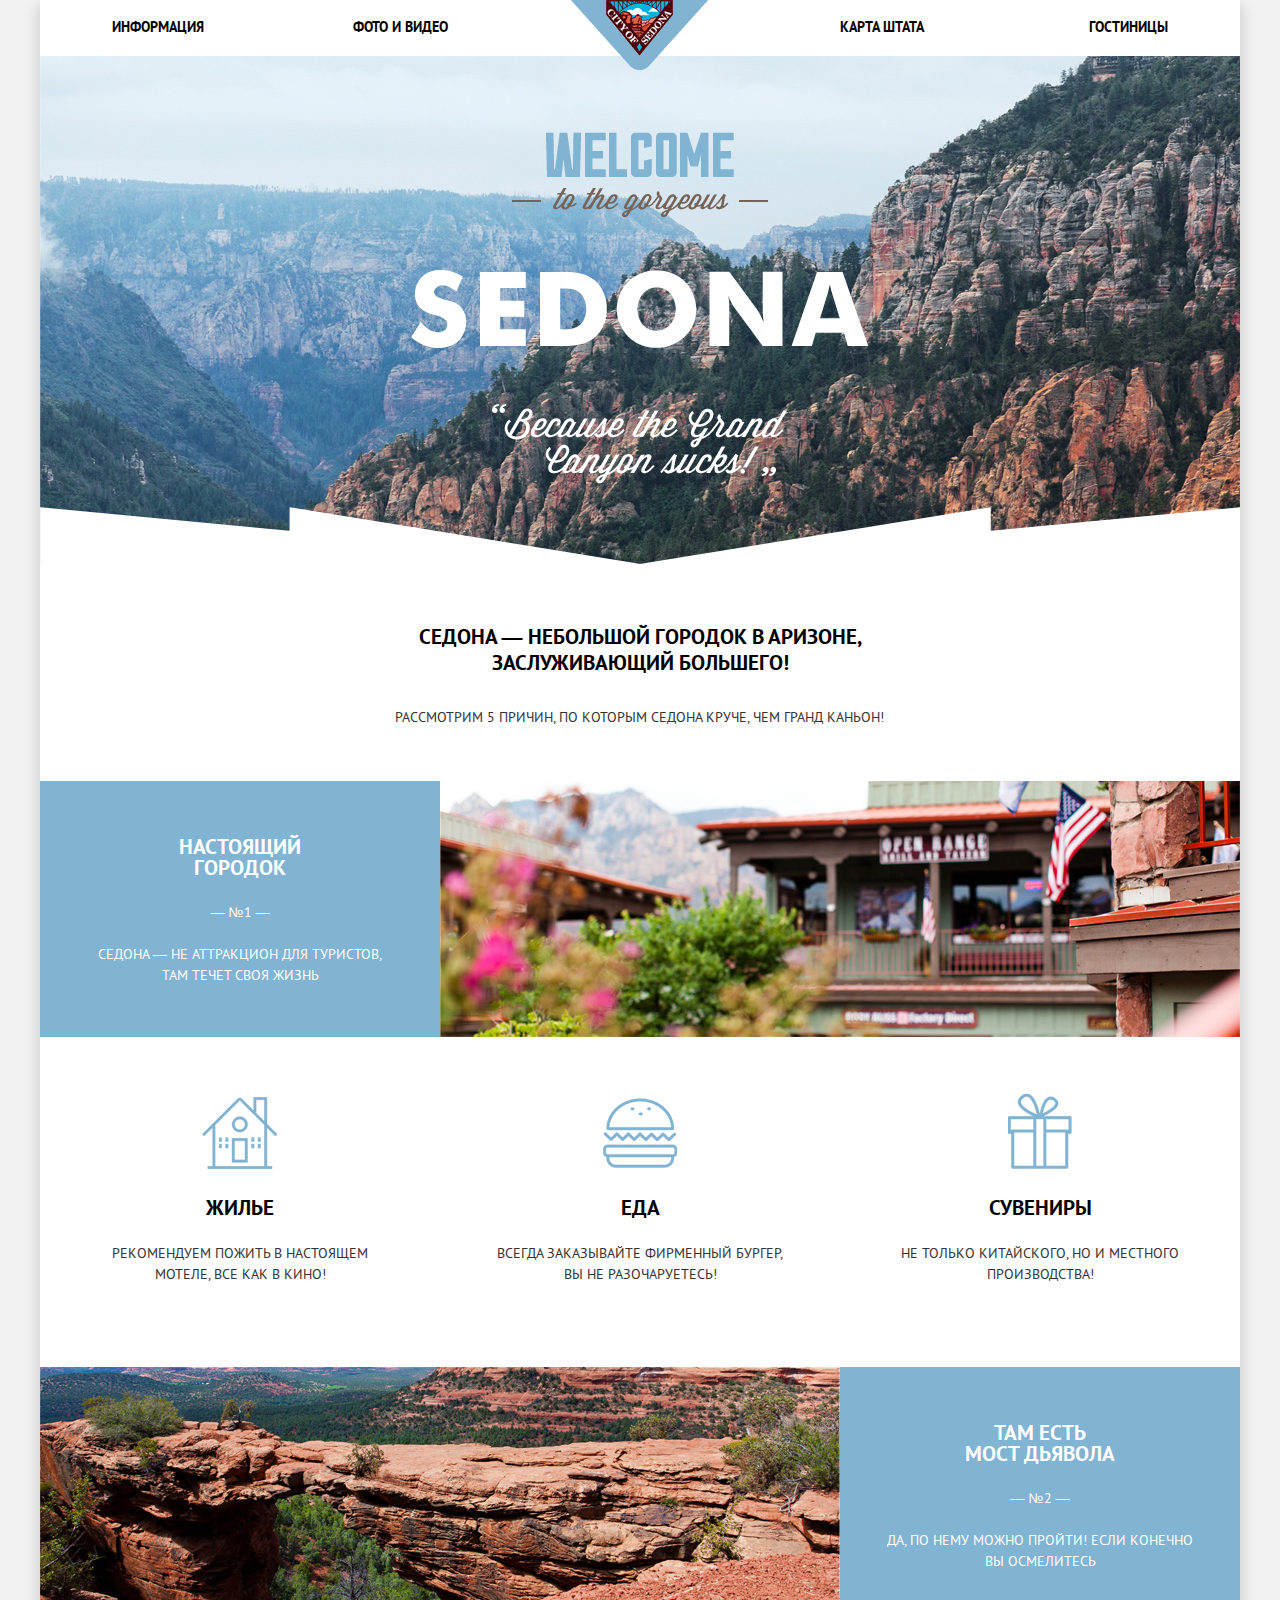
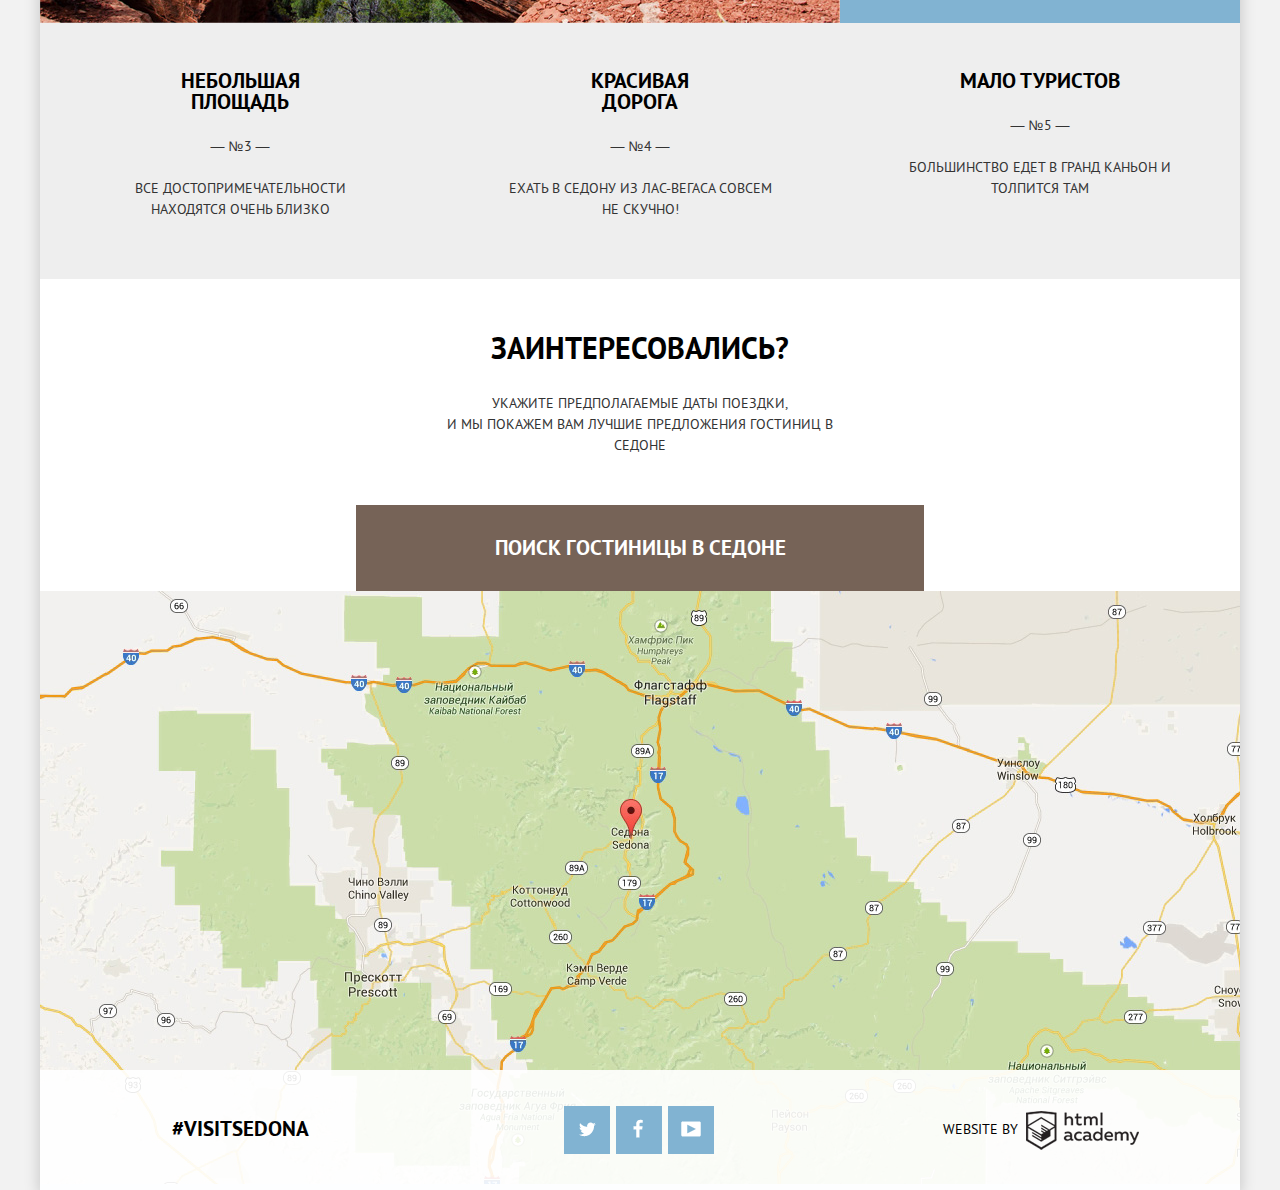
<file: index.html>
<!DOCTYPE html>
<html lang="ru">
  <head>
    <meta charset="utf-8">
    <title>HTML Academy: Седона</title>
    <link rel="stylesheet" href="css/normalize.css">
    <link rel="stylesheet" href="css/style.min.css">
  </head>
  <body>
    <header class="page_header">
      <div class="container">
        <nav class="nav">
          <div class="logo">
            <a>
              <img src="img/logo.png" alt="Логотип" width="67" height="56">
            </a>
          </div>
          <ul>
            <li class="nav_link">
              <a href="#">Информация</a>  
            </li>
            <li class="nav_link">
              <a href="#">Фото и видео</a>     
            </li>
            <li class="nav_link nav_link_right">
              <a href="#">Карта штата</a> 
            </li>
            <li class="nav_link nav_link_right">
              <a href="catalog.html">Гостиницы</a>
            </li>
          </ul>
        </nav>
      </div>
    </header>
    <main class="main">
      <section class="intro">
        <div class="text">
          <img src="img/sedona.png" alt="Welcome to Sedona" width="458" height="352">
        </div>
        <div class="description">
          <h2>Седона &mdash; небольшой городок в Аризоне, заслуживающий большего! </h2>
          <p>Рассмотрим 5 причин, по которым Седона круче, чем гранд каньон!</p>
        </div>
      </section>
      <section class="causes">
        <div class="row">
          <div class="cause_real_town">
            <h3>Настоящий городок</h3>
            <span class="number">&mdash; №1 &mdash;</span>
            <p>Седона &mdash; не аттракцион для туристов, там течет своя жизнь</p>
          </div>
          <div class="real_town_photo">
            <img src="img/town.jpg" alt="Городок" width="800" height="256">
          </div>
        </div>
        <div class="row cause_img">
          <div class="cause_house causes_item">
            <h3>Жилье</h3>
            <p>Рекомендуем пожить в настоящем мотеле, все как в кино!</p>
          </div>
          <div class="cause_food causes_item">
            <h3>Еда</h3>
            <p>Всегда заказывайте фирменный бургер, вы не разочаруетесь!</p>
          </div>
          <div class="cause_gift causes_item">
            <h3>Сувениры</h3>
            <p>Не только китайского, но и местного производства!</p>
          </div>
        </div>
        <div class="row">
          <div class="cause_bridge_photo">
            <img src="img/bridge.jpg" alt="Мост дьявола" width="800" height="256">
          </div>
          <div class="cause_bridge">
            <h3>Там есть<br>мост дьявола</h3>
            <span class="number">&mdash; №2 &mdash;</span>
            <p>Да, по нему можно пройти! Если конечно вы осмелитесь</p>
          </div>
        </div>
        <div class="row cause_text">
          <div class="cause_mini_area causes_item">
            <h3>Небольшая площадь</h3>
            <span class="number">&mdash; №3 &mdash;</span>
            <p>Все достопримечательности находятся очень близко</p>
          </div>
          <div class="cause_road causes_item">
            <h3>Красивая дорога</h3>
            <span class="number">&mdash; №4 &mdash;</span>
            <p>Ехать в Седону из Лас-Вегаса совсем не скучно!</p>
          </div>
          <div class="cause_tourist causes_item">
            <h3>Мало туристов</h3>
            <span class="number">&mdash; №5 &mdash;</span>
            <p>Большинство едет в Гранд каньон и толпится там</p>
          </div>
        </div>
      </section>
      <section class="visit">
        <div class="visit_hotel">
          <h2>Заинтересовались?</h2>
          <p>Укажите предполагаемые даты поездки,<br>и мы покажем вам лучшие предложения гостиниц в Седоне</p>
          <button class="btn open_modal" id="shearch" type="button">
            Поиск гостиницы в Седоне
          </button>
        </div>
      </section>
      <div class="page_modal">
        <div class="modal clearfix">
          <form action="#" method="post" class="clearfix">
            <div class="label clearfix">
              <label for="entry">Дата заезда:</label><div class="calendar"></div>
              <label for="exit">Дата выезда:</label><div class="calendar_2"></div>
              <label for="adult">Взрослые:</label>
            </div>
            <div class="input clearfix">
              <input type="text" name="date_entry" id="entry" placeholder="24 апреля 2017">
              <input type="text" name="date_exit" id="exit" placeholder="4 июля 2017">
              <button type="button" class="button_delete">-</button>
              <input type="text" name="num_adult" id="adult" placeholder="2">
              <button type="button" class="button_add">+</button>
              <label for="kids">Дети:</label>
              <button type="button" class="button_delete">-</button>
              <input type="text" name="num_kids" id="kids" placeholder="0">
              <button type="button" class="button_add">+</button>
            </div>
            <div class="search">
              <input type="submit" value="Найти">
            </div>
          </form>
        </div>
        <iframe src="https://www.google.com/maps/embed?pb=!1m18!1m12!1m3!1d836712.0140016781!2d-112.20163313992434!3d34.99653297822955!2m3!1f0!2f0!3f0!3m2!1i1024!2i768!4f13.1!3m3!1m2!1s0x872da132f942b00d%3A0x5548c523fa6c8efd!2z0KHQtdC00L7QvdCwLCDQkNGA0LjQt9C-0L3QsCA4NjMzNiwg0KHQqNCQ!5e0!3m2!1sru!2sru!4v1486764325317" width="100%" height="593" frameborder="0" style="border:0" allowfullscreen></iframe>
      </div>
    </main>
    <footer class="page_footer page_footer_index">
      <div class="row wrapper">
        <div class="visitsedona footer_item">
          <p>#visitsedona</p> 
        </div>
        <div class="social footer_item">
          <div class="social_btn social_btn_twitter">
            <a href="http://twitter.com"></a>
          </div>
          <div class="social_btn social_btn_facebook">
            <a href="http://facebook.com"></a>
          </div>
          <div class="social_btn social_btn_youtube">
            <a href="http://youtube.com"></a>
          </div>
        </div>
        <div class="copyright footer_item">
          <p>website by</p>
          <a href="http://htmlacademy.ru"></a>
        </div>
      </div>
    </footer>
    <script src="js/script.min.js"></script>
  </body>
</html>
</file>
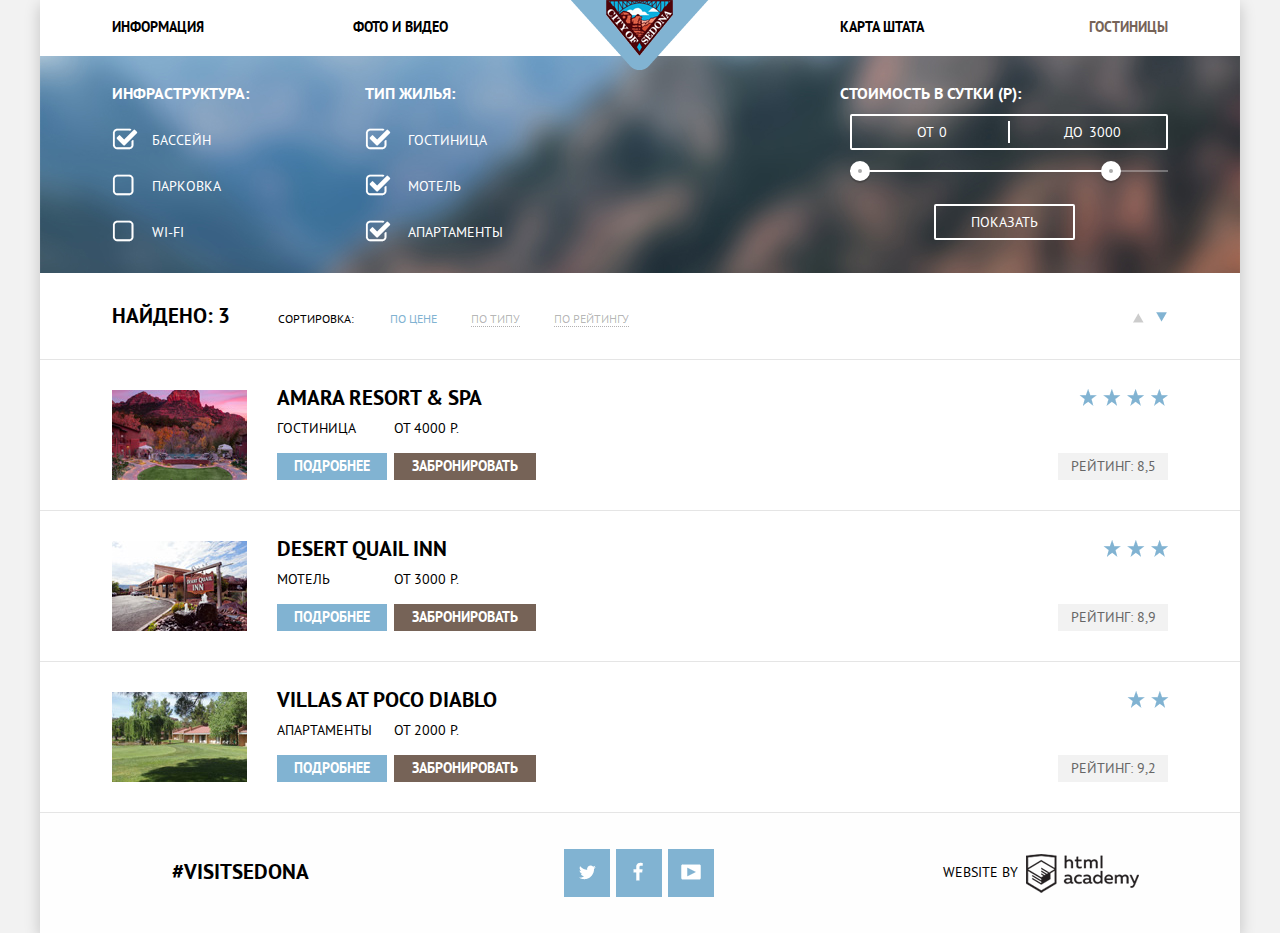
<file: catalog.html>
<!DOCTYPE html>
<html lang="ru">
  <head>
    <meta charset="utf-8">
    <title>HTML Academy: Седона</title>
    <link rel="stylesheet" href="css/normalize.css">
    <link rel="stylesheet" href="css/style.min.css">
  </head>
  <body>
    <header class="page_header">
      <div class="container">
        <nav class="nav">
          <div class="logo">
            <a href="index.html">
              <img src="img/logo.png" alt="Логотип" width="67" height="56">
            </a>
          </div>
          <ul>
            <li class="nav_link">
              <a href="#">Информация</a>  
            </li>
            <li class="nav_link">
              <a href="#">Фото и видео</a>     
            </li>
            <li class="nav_link nav_link_right">
              <a href="#">Карта штата</a> 
            </li>
            <li class="nav_link nav_link_right active">
              <a href="#">Гостиницы</a>     
            </li>
          </ul>
        </nav>
      </div>
    </header>
    <main>
      <div class="hostel_type">
        <form action="#" method="post" class="clearfix">
          <div class="addition clearfix">
            <div class="infrastructure">
              <p>Инфраструктура:</p>
              <label>
                <input type="checkbox" name="and_pool" id="pool" checked>
                <span class="checkbox-indicator"></span>
                Бассейн
              </label>
              <label>
                <input type="checkbox" name="and_parking" id="parking">
                <span class="checkbox-indicator"></span>
                Парковка
              </label>
              <label>
                <input type="checkbox" name="and_wifi" id="wifi">
                <span class="checkbox-indicator"></span>
                Wi-fi
              </label>
            </div>
            <div class="house_type">
              <p>Тип жилья:</p>
              <label>
                <input type="checkbox" name="and_hotel" id="hotel" checked>
                <span class="checkbox-indicator"></span>
                Гостиница
              </label>
              <label>
                <input type="checkbox" name="and_motel" id="motel" checked>
                <span class="checkbox-indicator"></span>
                Мотель
              </label>
              <label>
                <input type="checkbox" name="and_apart" id="apartament" checked>
                <span class="checkbox-indicator"></span>
                Апартаменты
              </label>
            </div>
          </div>
          <div class="price">
            <p>Стоимость в сутки (Р):</p>
            <div class="price_controls">
              <label class="min_price">от 
                <input type="text" name="min_price" value="0">
              </label>
              <label class="max_price">до
                <input type="text" name="max_price" value="3000">
              </label>
            </div>
            <div class="range_controls">
              <div class="scale">
                <div class="bar"></div>
              </div>
              <div class="range_toggle range_toggle_min"></div>
              <div class="range_toggle range_toggle_max"></div>
            </div>
            <button class="btn_transparent" type="submit">Показать</button>
          </div>
        </form>
      </div>
      <section class="result">
        <div class="row found">
          <div class="text">
            <b>Найдено: 3</b>
            <span>Сортировка:</span>
          </div>
          <div class="sort_list">
            <ul> 
              <li class="active"><a href="#">По цене</a></li>
              <li><a href="#">По типу</a></li>
              <li><a href="#">По рейтингу</a></li>
            </ul>
          </div>
          <div class="arrow">
            <div class="arrow_top"></div>
            <div class="arrow_bottom active"></div>
          </div>
        </div>
        <div class="row found_hotel">
          <div class="house_photo">
            <img src="img/amara.jpg" alt="amara" width="135" height="90">
            <div class="house_description">
              <a href="#">Amara resort &amp; spa</a>
              <div class="found_price">
                <span>Гостиница</span>
                <span>от 4000 Р.</span>
              </div>
              <a href="#">Подробнее</a>
              <a href="#">Забронировать</a>
            </div>
          </div>
          <div class="rating">
            <div class="stars stars_4"></div>
            <span>Рейтинг: 8,5</span>
          </div>
        </div>
        <div class="row found_hotel">
          <div class="house_photo">
            <img src="img/desert.jpg" alt="amara" width="135" height="90">
            <div class="house_description">
              <a href="#">Desert quail inn</a>
              <div class="found_price">
                <span>Мотель</span>
                <span>от 3000 Р.</span>
              </div>
              <a href="#">Подробнее</a>
              <a href="#">Забронировать</a>
            </div>
          </div>
          <div class="rating clearfix">
            <div class="stars stars_3"></div>
            <span>Рейтинг: 8,9</span>
          </div>
        </div>
        <div class="row found_hotel">
          <div class="house_photo">
            <img src="img/villas.jpg" alt="amara" width="135" height="90">
            <div class="house_description">
              <a href="#">Villas at poco diablo</a>
              <div class="found_price">
                <span>Апартаменты</span>
                <span>от 2000 Р.</span>
              </div>
              <a href="#">Подробнее</a>
              <a href="#">Забронировать</a>
            </div>
          </div>
          <div class="rating">
            <div class="stars stars_2"></div>
            <span>Рейтинг: 9,2</span>
          </div>
        </div>
      </section>
    </main>
    <footer class="page_footer">
      <div class="row wrapper">
        <div class="visitsedona footer_item">
          <p>#visitsedona</p> 
        </div>
        <div class="social footer_item">
          <div class="social_btn social_btn_twitter">
            <a href="http://twitter.com"></a>
          </div>
          <div class="social_btn social_btn_facebook">
            <a href="http://facebook.com"></a>
          </div>
          <div class="social_btn social_btn_youtube">
            <a href="http://youtube.com"></a>
          </div>
        </div>
        <div class="copyright footer_item">
          <p>website by</p>
          <a href="http://htmlacademy.ru"></a>
        </div>
      </div>
    </footer>
  </body>
</html>
</file>
<file: css/style.min.css>
.container,body{position:relative}.nav_link a,body{font-family:"PT Sans",Tahoma,sans-serif;font-size:14px;color:#000}.clearfix::after,.logo a::before,.main:after{content:""}body,html{width:1200px;margin:0 auto;padding:0}@font-face{font-family:"PT Sans";src:local("PT Sans"),local("PT-Sans"),url(../fonts/ptsans.woff2) format("woff2"),url(../fonts/ptsans.woff) format("woff");font-weight:300;font-style:normal}@font-face{font-family:"PT Sans";src:local("PT-SansBold"),local("PT Sans Bold"),local("PT-Sans-Bold"),url(../fonts/ptsansbold.woff2) format("woff2"),url(../fonts/ptsansbold.woff) format("woff");font-weight:800;font-style:normal}body{min-width:1200px;line-height:21px;font-weight:400;box-shadow:0 5px 15px rgba(0,1,1,.2);background-color:#f2f2f2}.page_header,.row{background-color:#fff}.clearfix::after{display:table;clear:both}.container{width:1056px;margin:0 auto}.logo,.logo a::before{position:absolute;top:0}.row{display:-webkit-box;display:-ms-flexbox;display:flex;-webkit-box-pack:start;-ms-flex-pack:start;justify-content:flex-start;-ms-flex-wrap:wrap;flex-wrap:wrap}img{max-width:100%;height:auto}.page_header{min-width:1200px;min-height:56px}.nav ul{display:-webkit-box;display:-ms-flexbox;display:flex;-webkit-box-pack:justify;-ms-flex-pack:justify;justify-content:space-between;-ms-flex-wrap:wrap;flex-wrap:wrap;width:100%;list-style:none;min-height:56px;margin:0;padding:0}.logo,.nav li{width:20%}.nav li:nth-of-type(3){margin-left:auto;padding-right:33px;box-sizing:border-box}.nav li:nth-of-type(2){padding-left:30px;box-sizing:border-box}.nav_link_right{text-align:right}.nav_link a{display:inline-block;vertical-align:top;margin-top:14px;font-weight:700;line-height:26px;text-transform:uppercase;text-decoration:none}.nav a:hover{color:#81b3d2}.nav a:active{color:#b2b2b2}.logo{height:56px;text-align:center;left:40%}.logo a::before{width:138px;height:70px;background:url(../img/background_logo.png) center no-repeat;left:37px;z-index:1}.logo img,.main{position:relative}.logo img{z-index:2}nav .active a{color:#766357}.main{background:url(../img/background.jpg) center -56px no-repeat #e4f1f9}.main:after{position:absolute;top:451px;width:100%;height:57px;background:url(../img/mask.png) center no-repeat}.text{padding-top:76px;margin:0 auto 74px;width:458px}.description h2,.description p{line-height:26px;text-transform:uppercase;margin:0 auto;font-family:"PT Sans",Tahoma,sans-serif}.description{background-color:#fff}.description h2{font-weight:700;font-size:21px;width:600px;padding-top:60px;padding-bottom:28px;text-align:center}.description p{font-size:14px;color:#333;width:550px;padding-left:60px;padding-bottom:51px}.causes .cause_real_town{width:400px;min-height:256px;text-align:center;background-color:#81b3d2;padding:0 50px;box-sizing:border-box}.cause_bridge h3,.cause_real_town h3{font-family:"PT Sans",Tahoma,sans-serif;font-size:21px;line-height:21px;text-transform:uppercase;color:#fff;margin:0;padding-top:55px;padding-bottom:24px}.cause_bridge .number,.cause_bridge p,.cause_real_town .number,.cause_real_town p{font-family:"PT Sans",Tahoma,sans-serif;font-size:14px;line-height:21px;text-transform:uppercase;color:#fff}.cause_real_town h3{padding-left:45px;padding-right:45px}.cause_bridge p,.cause_real_town p{width:100%;margin:21px auto 0}.cause_img h3,.cause_img p{line-height:21px;text-transform:uppercase;margin:0 auto;font-family:"PT Sans",Tahoma,sans-serif}.causes .real_town_photo{height:256px}.cause_img .causes_item{width:400px;min-height:273px;text-align:center;padding-top:160px;padding-bottom:82px;position:relative;box-sizing:border-box}.cause_img .causes_item:nth-of-type(1)::before,.cause_img .causes_item:nth-of-type(2)::before,.cause_img .causes_item:nth-of-type(3)::before{width:75px;height:76px;left:162px;top:57px;content:""}.cause_img .causes_item:nth-of-type(1)::before{position:absolute;background:url(../img/sprite.png) -20px -211px no-repeat}.cause_img .causes_item:nth-of-type(2)::before{position:absolute;background:url(../img/sprite.png) -19px -302px no-repeat}.cause_img .causes_item:nth-of-type(3)::before{position:absolute;background:url(../img/sprite.png) -14px -434px no-repeat}.cause_img h3{font-size:21px;width:150px;padding-bottom:25px}.cause_img p{font-size:14px;color:#333;width:290px}.cause_text .causes_item,.causes .cause_bridge{width:400px;min-height:256px;text-align:center;box-sizing:border-box}.causes .cause_bridge_photo{height:256px}.causes .cause_bridge{float:right;background-color:#81b3d2;padding:0 40px}.cause_text .causes_item{background-color:#eee;padding-top:47px}.cause_text h3{font-family:"PT Sans",Tahoma,sans-serif;font-size:21px;line-height:21px;text-transform:uppercase;margin:0 auto 24px;width:160px}.cause_text .number,.cause_text p{font-size:14px;line-height:21px;text-transform:uppercase;font-family:"PT Sans",Tahoma,sans-serif;color:#333}.cause_text p{width:270px;margin:21px auto 0}.visit .visit_hotel{min-height:235px;padding-top:54px;background-color:#fff}.footer_item,.page_footer{min-height:120px}.visit_hotel h2{font-family:"PT Sans",Tahoma,sans-serif;font-size:30px;line-height:30px;text-transform:uppercase;width:320px;margin:0 auto 30px;text-align:center}.visit_hotel p{font-family:"PT Sans",Tahoma,sans-serif;font-size:14px;line-height:21px;text-transform:uppercase;color:#333;width:440px;margin:0 auto 49px;text-align:center}.visit_hotel button,.visitsedona p{font-size:21px;font-weight:700;text-transform:uppercase;font-family:"PT Sans",Tahoma,sans-serif}.visit_hotel button{display:block;width:568px;height:86px;margin:0 auto;border:none;background-color:#766357;color:#fff}.footer_item{width:400px}.page_footer .wrapper{min-height:120px;background-color:rgba(255,255,255,.9)}.social{padding-left:118px;padding-right:70px;box-sizing:border-box}.page_footer .social_btn{float:left;height:48px;width:46px;margin-top:36px;margin-left:6px;background-color:#81b3d2}.page_footer .social_btn:hover{background-color:#669ec0}.page_footer .social_btn:active{background-color:#5496bd}.social_btn a{display:block;width:25px;height:25px;padding:13px 10px 10px}.social_btn_facebook a{background:url(../img/sprite.png) -86px -600px no-repeat}.social_btn_facebook a:active{background:url(../img/sprite.png) -65px -814px no-repeat}.social_btn_twitter a{background:url(../img/sprite.png) -5px -712px no-repeat}.social_btn_twitter a:active{background:url(../img/sprite.png) -42px -717px no-repeat}.social_btn_youtube a{background:url(../img/sprite.png) -7px -677px no-repeat}.social_btn_youtube a:active{background:url(../img/sprite.png) -47px -682px no-repeat}.visitsedona p{width:140px;margin:48px auto 0;color:#000;text-align:center}.copyright a,.copyright p{float:left}.copyright p{font-size:14px;text-transform:uppercase;font-family:"PT Sans",Tahoma,sans-serif;margin-top:49px;margin-left:103px;margin-right:8px}.copyright a{display:block;width:125px;height:45px;margin-top:37px;background:url(../img/sprite.png) -20px 4px no-repeat}.copyright a:hover{background:url(../img/sprite.png) -20px -114px no-repeat}.copyright a:active{background:url(../img/sprite.png) -20px -55px no-repeat}.page_footer_index{position:absolute;margin:0 auto;bottom:0}.page_modal .modal{width:568px;min-height:395px;margin:0 auto;background-color:#fff;position:absolute;left:316px;box-shadow:7px 5px 15px rgba(0,1,1,.15);display:block}.page_modal .modal_show{display:none}.page_modal .label{width:110px;margin-left:55px;padding-top:19px;float:left}.label label{display:block;margin-top:41px}.label label:last-child{margin-top:43px}.page_modal .input{width:350px;padding-top:26px;float:left;margin-left:2px}.input input{display:block;padding:0;margin-top:29px;height:38px;float:left;border:none;background-color:#f2f2f2;font:inherit}.page_modal label,.search input{text-transform:uppercase;font-family:"PT Sans",Tahoma,sans-serif}.input input:focus{background-color:#fff;outline-color:#e5e5e5}.input input:hover{background-color:#ebebeb}input::-webkit-input-placeholder{color:#000;font-weight:700;text-transform:uppercase;font-size:14px}input::-moz-placeholder{color:rgba(0,0,0,1);font-weight:700;text-transform:uppercase;font-size:14px;opacity:1}input:-moz-placeholder{color:rgba(0,0,0,1);font-weight:700;text-transform:uppercase;font-size:14px;opacity:1}input:-ms-input-placeholder{color:#000;font-weight:700;text-transform:uppercase;font-size:14px}.input input:nth-of-type(1),.input input:nth-of-type(2){width:346px;padding-left:12px;box-sizing:border-box}.modal .calendar::after,.modal .calendar_2::after{content:"";width:30px;height:27px;background:url(../img/sprite.png) -57px -611px;position:absolute;left:478px;top:61px;z-index:1}.modal .calendar:hover::after,.modal .calendar_2:hover::after{background:url(../img/sprite.png) -56px -653px}.modal .calendar:active::after,.modal .calendar_2:active::after{background:url(../img/sprite.png) -15px -648px}.modal .calendar_2::after{top:128px}.input input:nth-of-type(3),.input input:nth-of-type(4){width:43px;margin-top:30px;padding-left:18px;box-sizing:border-box}.input button{float:left;width:35px;margin-top:30px;height:38px;border:none;background-color:#f2f2f2}.input .button_add{font-size:22px;font-weight:700;color:#a9a9a9;padding-right:7px;box-sizing:border-box}.input .button_delete{font-size:30px;font-weight:500;padding:0 0 6px;color:#a9a9a9;box-sizing:border-box}.input .button_add:hover,.input .button_delete:hover{color:#000}.input .button_add:active,.input .button_delete:active{color:#81b3d2;outline-color:transparent}.input .button_add:focus,.input .button_delete:focus{outline-color:transparent}.input label{width:50px;text-align:center;float:left;margin-top:36px;margin-left:50px;margin-right:20px}.page_modal label{font-size:14px;line-height:26px;font-weight:700}.page_modal .search{float:left;margin-left:55px;margin-top:2px}.search input{display:block;width:458px;height:58px;margin-top:52px;padding:0;border:none;background-color:#81b3d2;font-size:21px;font-weight:700;color:#fff}.search input:hover{background-color:#669ec0}.search input:active{background-color:#5496bd;color:#88b6d1}.hostel_type .price,.house_type label,.house_type p,.infrastructure label,.infrastructure p{font-family:"PT Sans",Tahoma,sans-serif;color:#fff;text-transform:uppercase}.page_modal{width:100%;min-height:593px;background:url(../img/maps.jpg) center top no-repeat}@-webkit-keyframes fadeInDownBig{from{opacity:0;-webkit-transform:translate3d(0,-2000px,0);transform:translate3d(0,-2000px,0)}to{opacity:1;-webkit-transform:none;transform:none}}@keyframes fadeInDownBig{from{opacity:0;-webkit-transform:translate3d(0,-2000px,0);transform:translate3d(0,-2000px,0)}to{opacity:1;-webkit-transform:none;transform:none}}.fadeInDownBig{-webkit-animation-name:fadeInDownBig;animation-name:fadeInDownBig;animation-duration:.6s}@keyframes shake{0%,100%{transform:translateX(0)}10%,30%,50%,70%,90%{transform:translateX(-10px)}20%,40%,60%,80%{transform:translateX(10px)}}.modal_error{-webkit-animation-name:shake;animation-name:shake;animation-duration:.6s}.hostel_type{background:url(../img/filter_background.jpg) 50% -55px no-repeat #e4f1f9;width:100%;min-height:217px}.hostel_type .addition{float:left}.addition .house_type,.addition .infrastructure{width:253px;float:left;padding-left:72px;box-sizing:border-box}.house_type p,.infrastructure p{margin-top:27px;margin-bottom:26px;font-size:16px;line-height:21px;font-weight:700}.house_type label,.infrastructure label{display:block;margin-bottom:25px;font-size:14px;line-height:21px;cursor:pointer;margin-left:40px;position:relative}.house_type label{margin-left:43px}.house_type input[type=checkbox],.infrastructure input[type=checkbox]{display:none}.house_type input[type=checkbox]+.checkbox-indicator,.infrastructure input[type=checkbox]+.checkbox-indicator{position:absolute;left:-40px;top:-2px;width:26px;height:22px;background:url(../img/sprite.png) -66px -571px}.house_type input[type=checkbox]+.checkbox-indicator{left:-43px}.house_type input[type=checkbox]:checked+.checkbox-indicator,.infrastructure input[type=checkbox]:checked+.checkbox-indicator{background-position:-82px -529px}.house_type input[type=checkbox]:disabled+.checkbox-indicator,.infrastructure input[type=checkbox]:disabled+.checkbox-indicator{background:url(../img/sprite.png) -20px -608px}.house_type input[type=checkbox]:disabled:checked+.checkbox-indicator,.infrastructure input[type=checkbox]:disabled:checked+.checkbox-indicator{background:url(../img/sprite.png) -20px -566px}.hostel_type .price{float:right;margin-top:27px;margin-right:72px;font-weight:400;width:328px}.price p{font-weight:600;font-size:16px;line-height:21px;margin:0 0 10px}.price_controls{height:32px;margin-bottom:20px;border:2px solid #fff;border-radius:2px;font-size:0;position:relative;margin-left:10px}.price_controls label{display:inline-block;vertical-align:top;font-size:14px;line-height:21px;cursor:pointer;margin-top:5px}.price_controls .min_price{width:90px;padding-left:65px}.price_controls .max_price{width:90px;padding-left:57px}.price_controls input{width:50px;margin:0;color:inherit;font:inherit;background:0 0;border:none;outline:0}.price_controls::after{content:"";position:absolute;width:2px;height:22px;background:#fff;top:50%;left:50%;-webkit-transform:translate(-50%,-50%);transform:translate(-50%,-50%)}.range_controls{position:relative;margin-bottom:32px;margin-left:10px}.range_controls .scale{height:2px;background-color:rgba(255,255,255,.3)}.range_controls .bar{width:80%;height:2px;background-color:#fff}.range_toggle{width:4px;height:4px;background-color:#ababab;border:8px solid #fff;border-radius:50%;box-shadow:0 2px 1px 0 rgba(0,1,1,.2);cursor:pointer;position:absolute;top:-9px}.range_toggle:hover{background-color:#1c4f80}.range_toggle_min{left:0}.range_toggle_max{left:79%}.btn_transparent{display:block;margin:0 auto;padding:6px 35px;font-size:14px;line-height:20px;color:#fff;text-transform:uppercase;background-color:transparent;border:2px solid #fff;border-radius:2px;outline:0;cursor:pointer;font-family:"PT Sans",Tahoma,sans-serif}.arrow_bottom,.arrow_top,.sort_list li{display:inline-block;vertical-align:top}.btn_transparent:hover{color:#000;background-color:#fff}.found{min-height:87px;padding-top:30px;box-sizing:border-box;border-bottom:1px solid #e5e5e5}.found b{font-size:21px;line-height:26px;text-transform:uppercase;font-family:"PT Sans",Tahoma,sans-serif;font-weight:700;margin-left:72px}.found span,.sort_list a{line-height:18px;text-transform:uppercase;font-family:"PT Sans",Tahoma,sans-serif}.found span{font-size:12px;margin-left:44px;color:#000}.found .arrow{width:35px;height:13px;margin-left:auto;margin-right:72px;font-size:0;margin-top:9px}.arrow_bottom,.arrow_top{width:11px;height:10px}.arrow_top{background:url(../img/sprite.png) -82px -797px;margin-top:1px}.arrow_top:hover{background:url(../img/sprite.png) -20px -824px}.arrow_top:active{background:url(../img/sprite.png) -51px -798px}.arrow_bottom{background:url(../img/sprite.png) -51px -768px;margin-left:12px}.arrow_bottom:hover{background:url(../img/sprite.png) -20px -794px}.arrow_bottom:active{background:url(../img/sprite.png) -51px -768px}.found .sort_list{width:700px}.found ul{list-style:none;margin:5px 0 0;padding:0}.sort_list li{margin-left:30px}.sort_list a{font-size:12px;color:rgba(0,0,0,.3);text-decoration:none;border-bottom:1px dotted rgba(0,0,0,.3)}.sort_list a:hover{color:#81b3d2;border-bottom:1px dotted #81b3d2}.sort_list a:active{color:#000;border-bottom:none}.active a{color:#81b3d2;border:none}.found .text{margin:0;padding:0;width:320px}.found_hotel{border-bottom:1px solid #e5e5e5}.found_hotel .house_photo{min-height:150px}.found_hotel .rating{width:112px;margin-left:auto;margin-right:70px;margin-top:29px}.rating .stars{float:right;margin-bottom:44px}.rating .stars_2{width:43px;height:20px;background:url(../img/sprite.png) -20px -529px}.rating .stars_3{width:67px;height:20px;background:url(../img/sprite.png) -20px -396px}.rating .stars_4{width:91px;height:20px;background:url(../img/sprite.png) -20px -177px}.rating span{float:left;width:110px;height:27px;background-color:#f2f2f2;text-align:center;color:#666;font-size:14px;line-height:21px;text-transform:uppercase;font-family:"PT Sans",Tahoma,sans-serif;padding-top:3px;box-sizing:border-box}.house_photo img{float:left;margin-left:72px;margin-top:30px}.found_hotel .house_description{float:left;width:700px;margin-top:25px;margin-left:30px;min-height:92px}.house_description a:first-child{font-family:"PT Sans",Tahoma,sans-serif;font-size:21px;line-height:26px;text-transform:uppercase;font-weight:700;color:#000;text-decoration:none}.house_description a:nth-of-type(2),.house_description a:nth-of-type(3),.house_description span{display:inline-block;vertical-align:top;font-size:14px;line-height:21px;text-transform:uppercase;font-family:"PT Sans",Tahoma,sans-serif}.house_description a:hover:first-child{color:#81b3d2}.house_description a:active:first-child{color:#cacaca}.house_description span{width:113px;margin-top:7px;margin-bottom:14px;color:#000}.house_description a:nth-of-type(2),.house_description a:nth-of-type(3){min-height:27px;font-weight:700;color:#fff;text-decoration:none;text-align:center;padding-top:3px;box-sizing:border-box}.house_description a:nth-of-type(2){width:110px;background-color:#81b3d2}.house_description a:hover:nth-of-type(2){background-color:#669ec0}.house_description a:active:nth-of-type(2){background-color:#5496bd;color:rgba(255,255,255,.3)}.house_description a:nth-of-type(3){width:142px;background-color:#766357;margin-left:3px}.house_description a:hover:nth-of-type(3){background-color:#604e43}.house_description a:active:nth-of-type(3){background-color:#503e33;color:rgba(255,255,255,.3)}
</file>
